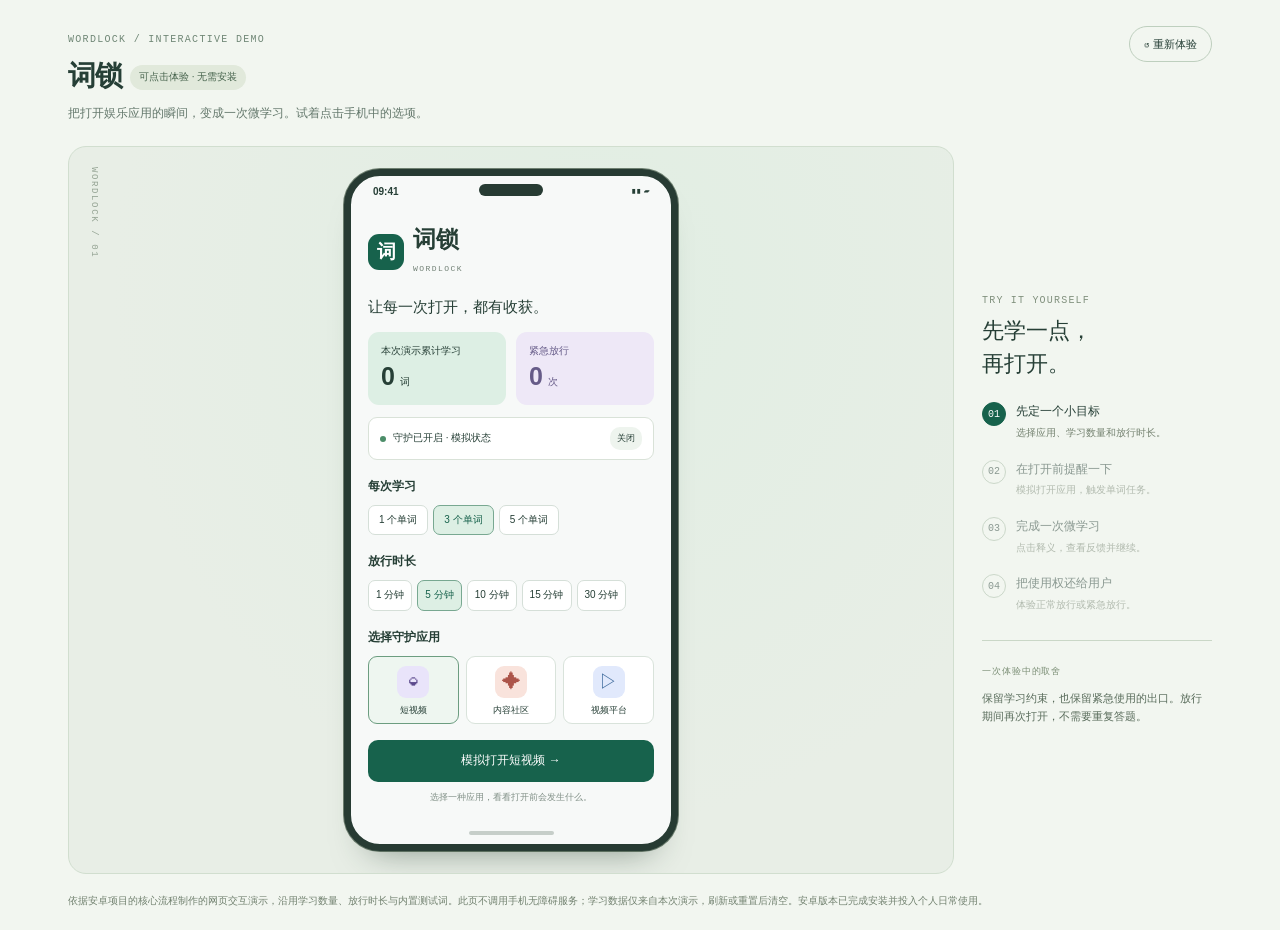
<file: demos/wordlock.html>
<!doctype html>
<html lang="zh-CN"><head><meta charset="utf-8"><meta name="viewport" content="width=device-width,initial-scale=1"><title>词锁 · 操作演示</title><link rel="stylesheet" href="demo.css"><script src="demo.js" defer></script></head><body data-demo="wordlock"><main id="demo-root"></main></body></html>
</file>
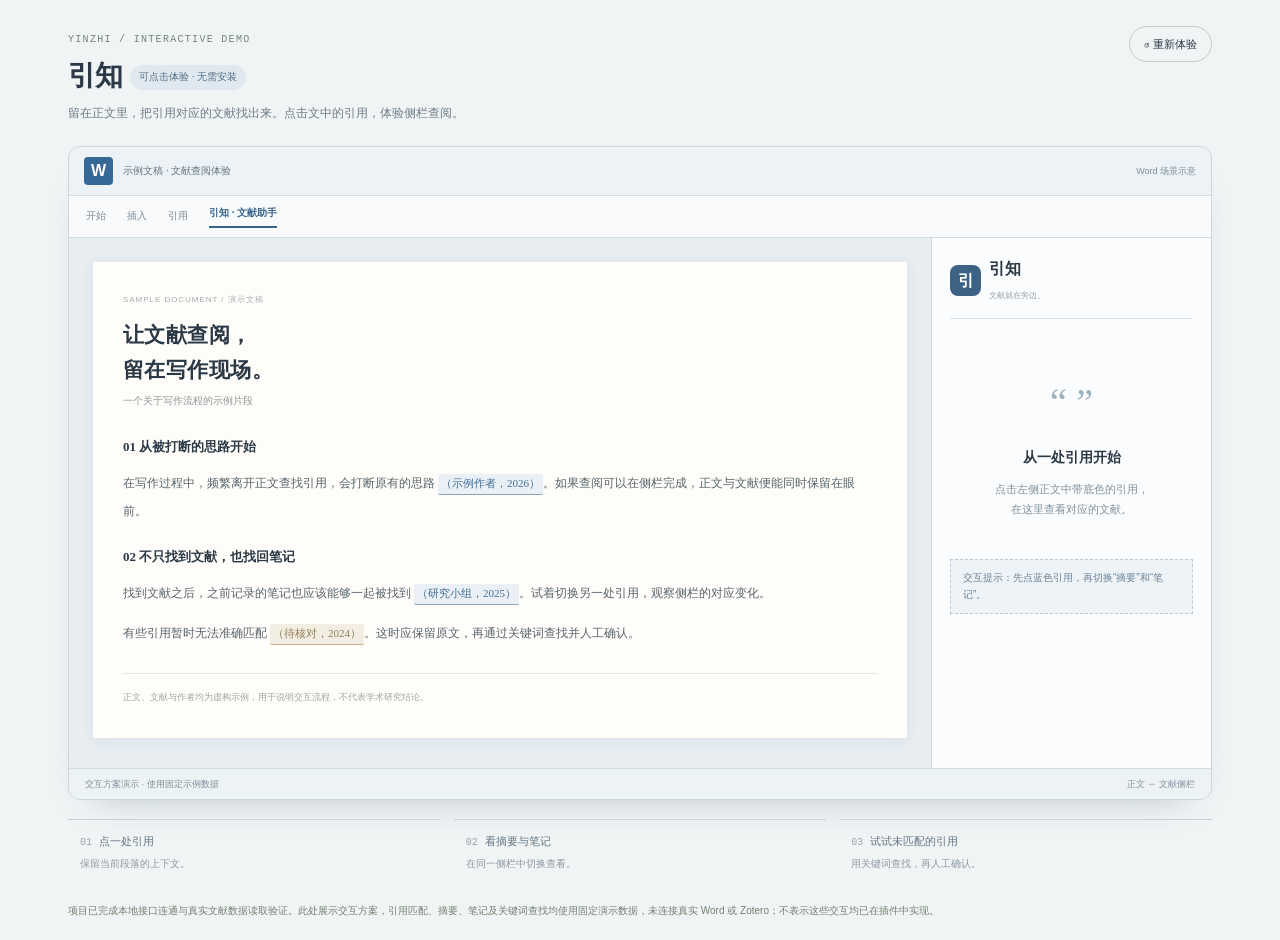
<file: demos/yinzhi.html>
<!doctype html>
<html lang="zh-CN"><head><meta charset="utf-8"><meta name="viewport" content="width=device-width,initial-scale=1"><title>引知 · 操作演示</title><link rel="stylesheet" href="demo.css"><script src="demo.js" defer></script></head><body data-demo="yinzhi"><main id="demo-root"></main></body></html>
</file>
<file: demos/demo.css>
:root{font-family:-apple-system,BlinkMacSystemFont,"PingFang SC","Microsoft YaHei",sans-serif;color:#263f36;background:#f2f6f0;font-size:14px;line-height:1.65;--green:#17624c;--soft:#ddefe4;--muted:#728176;--line:#d9e2d8}*{box-sizing:border-box}body{margin:0}button,input{font:inherit}button{cursor:pointer;color:inherit}button,a,input{outline-offset:4px}button:focus-visible,a:focus-visible,input:focus-visible{outline:3px solid #538d78}button{border:0}button:disabled{cursor:default;opacity:.48}h1,h2,h3,p{margin:0}button{transition:background .16s,transform .16s}button:not(:disabled):hover{filter:brightness(.97)}button:not(:disabled):active{transform:translateY(1px)}#demo-root{max-width:1200px;margin:auto;padding:26px 28px 20px}.demo-heading{display:flex;justify-content:space-between;align-items:flex-start;gap:20px;margin-bottom:22px}.eyebrow{font:10px/1.6 ui-monospace,monospace;letter-spacing:.13em;color:#708776}.demo-heading h1{font-size:28px;font-weight:650;letter-spacing:-1px;margin:4px 0 5px}.demo-heading p{font-size:12px;color:#64786c;max-width:630px}.reset{background:transparent;border:1px solid #becfbe;border-radius:30px;padding:8px 14px;font-size:11px;white-space:nowrap}.demo-label{font-size:10px;padding:4px 9px;border-radius:20px;background:#e1e9db;color:#46634c;display:inline-block;margin-left:8px;vertical-align:middle;font-weight:500;letter-spacing:0}.workbench{display:grid;grid-template-columns:minmax(0,1fr) 230px;gap:28px;align-items:center}.phone-stage{position:relative;display:grid;place-items:center;padding:22px;background:radial-gradient(ellipse at 60% 20%,#e1eee3 0,transparent 65%),#e8eee6;border:1px solid #d1decf;border-radius:18px;overflow:hidden}.phone-stage:before{content:"WORDLOCK / 01";position:absolute;top:20px;left:20px;writing-mode:vertical-rl;font:9px monospace;letter-spacing:.18em;color:#95a494}.phone{width:334px;max-width:100%;background:#f7f9f8;border:7px solid #273b33;border-radius:36px;box-shadow:0 24px 35px -25px #22392c85,0 0 0 1px #6f8071;overflow:hidden;position:relative}.phone-top{height:32px;display:flex;align-items:center;justify-content:space-between;padding:0 22px;font-size:10px;font-weight:600;position:relative}.phone-top:before{content:"";position:absolute;left:50%;top:8px;transform:translateX(-50%);height:12px;width:64px;background:#273b33;border-radius:20px}.phone-bottom{height:22px;display:grid;place-items:center}.phone-bottom:before{content:"";width:85px;height:4px;background:#c6cec9;border-radius:10px}.phone-screen{padding:17px;min-height:552px}.phone-screen h2{font-size:23px;line-height:1.3}.brandline{display:flex;align-items:center;gap:9px;margin-bottom:17px}.app-symbol{width:36px;height:36px;border-radius:11px;display:grid;place-items:center;background:var(--green);color:white;font-size:19px;font-weight:650}.brandline small{font:8px monospace;letter-spacing:.18em;color:var(--muted)}.tagline{font-size:15px;font-weight:550}.stats{display:grid;grid-template-columns:1fr 1fr;gap:10px;margin:12px 0}.stats>div{padding:11px 13px;background:var(--soft);border-radius:11px}.stats>div+div{background:#eee8f7;color:#665b88}.stats small{font-size:10px;display:block}.stats b{font-size:25px;line-height:1.4;margin-right:5px}.stats span{font-size:10px}.service{background:white;border:1px solid var(--line);padding:9px 11px;border-radius:9px;display:flex;align-items:center;gap:7px;font-size:10px}.service i{height:6px;width:6px;background:#4c8d69;border-radius:50%}.service button{margin-left:auto;background:#eef4ee;font-size:9px;border-radius:10px;padding:4px 7px}.setting{margin-top:17px}.setting h3{font-size:12px;margin-bottom:8px}.choice-row{display:flex;gap:5px}.choice-row button{background:#fff;border:1px solid #d5dfd8;border-radius:7px;font-size:10px;padding:6px 10px}.choice-row button.active{background:var(--soft);border-color:#78a891;color:var(--green)}.setting .choice-row.minutes button{padding-inline:7px}.app-list{display:flex;gap:7px}.app-choice{flex:1;padding:9px 3px 6px;border:1px solid #d9e3db;border-radius:9px;background:#fff;font-size:9px;display:flex;flex-direction:column;align-items:center;gap:5px}.app-choice.active{border-color:#6c9d80;background:#eef6f0}.mini-icon{font-size:19px;width:32px;height:32px;border-radius:9px;display:grid;place-items:center;background:#e9e4fa;color:#5c4a8d}.app-choice:nth-child(2) .mini-icon{background:#f9e3dc;color:#ac5449}.app-choice:nth-child(3) .mini-icon{background:#e1e9fc;color:#426d9e}.primary{display:block;width:100%;padding:11px 12px;border-radius:10px;color:white;background:var(--green);font-size:12px;font-weight:550;margin-top:16px}.screen-foot{font-size:9px;text-align:center;color:#819087;margin-top:8px;line-height:1.65}.guide-panel{align-self:stretch;display:flex;flex-direction:column;justify-content:center}.guide-kicker{font:10px monospace;letter-spacing:.12em;color:#80907d}.guide-panel h2{font-size:22px;line-height:1.5;margin:8px 0 22px;font-family:"Songti SC",serif;font-weight:500}.steps{list-style:none;margin:0;padding:0;display:grid;gap:18px}.steps li{display:flex;gap:10px;opacity:.5}.steps li.active,.steps li.done{opacity:1}.steps li>span{display:grid;place-items:center;flex:0 0 24px;height:24px;border:1px solid #a6bba5;border-radius:50%;font:10px monospace}.steps li.active>span{background:var(--green);color:#fff;border-color:var(--green)}.steps b{font-size:12px;display:block;font-weight:550}.steps p{font-size:10px;color:#748270;margin-top:3px}.decision{margin-top:27px;border-top:1px solid #cad7c7;padding-top:17px}.decision small{font:9px monospace;letter-spacing:.1em;color:#7b8e75}.decision p{font-size:11px;margin-top:7px;color:#596c5b}.demo-disclosure{font-size:10px;color:#71816f;margin-top:17px;line-height:1.9}.quiz-head{display:flex;align-items:center;justify-content:space-between}.quiz-head b{font-size:16px}.text-btn{padding:5px 0;background:none;font-size:10px;color:#6a7780}.quiz-progress{display:flex;justify-content:space-between;font-size:10px;color:#7a877e;margin-top:20px}.progress-track{height:4px;background:#e1e9e3;border-radius:5px;margin:8px 0 27px;overflow:hidden}.progress-track span{display:block;height:100%;background:#49856d;transition:width .25s}.word-label{font-size:10px;color:var(--muted)}.word-title{font-size:33px;font-weight:650;color:#203c30;line-height:1.4;margin-top:7px}.phonetic{font-size:12px;color:#7b8980;margin-bottom:22px}.answers{display:grid;gap:9px}.answer{padding:12px 11px;display:flex;gap:10px;background:white;border:1px solid #d4dfd7;border-radius:10px;text-align:left;font-size:12px}.answer span{color:#8a968e;font-size:10px;padding-top:2px}.answer:disabled{opacity:1}.answer.correct{background:#e0efe5;border-color:#6a9e7a}.answer.wrong{background:#fae6e3;border-color:#c99588}.feedback{padding:12px;background:#eaf2ec;border-radius:9px;margin-top:13px}.feedback b{display:block;font-size:12px}.feedback p{font-size:10px;line-height:1.8;margin-top:4px}.feedback.wrong{background:#faeeea}.phone-screen.target-view{display:flex;flex-direction:column;align-items:center;text-align:center;padding-top:36px}.success-ring{width:73px;height:73px;display:grid;place-items:center;border:1px solid #a6c5ad;border-radius:50%;font-size:28px;background:#e8f1e8;box-shadow:0 0 0 11px #edf4ed;margin:14px 0 26px}.target-view h2{font-size:24px}.target-view>p{font-size:11px;color:#738176;margin-top:9px}.target-tile{width:100%;background:white;border:1px solid var(--line);border-radius:14px;padding:19px;margin-top:25px}.target-tile .mini-icon{margin:0 auto 10px}.target-tile h3{font-size:14px}.target-tile p{font-size:10px;color:var(--muted);margin-top:7px}.remaining{margin-top:20px;font-size:11px;color:#63796b}.secondary{width:100%;border:1px solid #becfbe;background:none;border-radius:10px;font-size:11px;padding:9px;margin-top:8px}.target-view .screen-foot{margin-top:16px}.demo-message{font-size:10px;color:#17624c;min-height:18px;text-align:center;padding-top:8px}.empty-service{padding:30px 5px;text-align:center}.empty-service p{margin-top:15px;font-size:12px;color:#6a7d6e}.empty-service .success-ring{margin-inline:auto}
/* A document and reference panel, with deliberately fictional sample data. */
body[data-demo="yinzhi"]{background:#f1f4f5;color:#2b3947}body[data-demo="yinzhi"] .demo-label{background:#e0e9ef;color:#526d85}body[data-demo="yinzhi"] .demo-heading p{color:#6c7c87}.document-window{border:1px solid #cad5de;border-radius:12px;overflow:hidden;background:#e7edf1;box-shadow:0 18px 40px -30px #203b5b77}.document-titlebar{display:flex;align-items:center;gap:10px;background:#edf2f6;border-bottom:1px solid #d3dde5;padding:10px 15px;font-size:10px;color:#647783}.doc-icon{font-size:16px;font-weight:650;background:#376997;color:white;padding:1px 7px;border-radius:4px}.document-titlebar small{margin-left:auto;color:#7a8f9c;font-size:9px}.document-toolbar{background:#f8fafc;display:flex;gap:21px;padding:9px 17px;font-size:10px;color:#7d8b96;align-items:center;border-bottom:1px solid #d2dce3}.document-toolbar b{color:#38638c;border-bottom:2px solid #38638c;padding-bottom:4px}.document-body{display:grid;grid-template-columns:minmax(0,1fr) 280px;min-height:500px}.manuscript-wrap{padding:24px 24px 30px;min-width:0}.manuscript{padding:32px 30px;background:#fffdf9;min-height:470px;box-shadow:0 3px 12px #52677a14;font-family:"Songti SC","SimSun",serif}.manuscript .doc-small{font:8px sans-serif;color:#a2acb0;letter-spacing:.12em}.manuscript h2{font-size:21px;line-height:1.65;margin:13px 0 6px;letter-spacing:.02em;font-weight:600}.doc-subtitle{font-size:10px;color:#8e969a;margin-bottom:26px}.manuscript h3{font-size:13px;margin:20px 0 10px}.manuscript p{font-size:12px;line-height:2.35;color:#57646c;margin-top:12px}.citation{display:inline;background:#eaf0f5;border-bottom:1px solid #89a3b9;padding:0 3px;font:inherit;font-size:11px;color:#416e95;border-radius:2px;line-height:1.8}.citation.selected{background:#d0e7f3;border-color:#356989;box-shadow:0 0 0 2px #e1edf4}.citation.missing{background:#f3eee4;color:#907c54;border-color:#c1af85}.doc-line{height:1px;margin:26px 0 15px;background:#e4e5df}.manuscript .doc-foot{font:9px/1.8 sans-serif;color:#9ca5a4}.reference-panel{background:#fafcfd;border-left:1px solid #ccd7e0;padding:18px;min-width:0;scroll-margin:16px}.reference-head{display:flex;align-items:center;gap:8px;border-bottom:1px solid #dce4e9;padding-bottom:13px}.reference-head .app-symbol{background:#3d6284;width:31px;height:31px;font-size:16px;border-radius:8px}.reference-head h2{font-size:16px}.reference-head small{font-size:8px;color:#93a0ab}.ref-placeholder{text-align:center;padding:55px 5px 15px}.ref-placeholder>span{font:38px/1.5 Georgia,serif;color:#9bb1bf}.ref-placeholder h3{font-size:14px;margin-top:15px}.ref-placeholder p{font-size:11px;color:#81909c;line-height:1.9;margin-top:9px}.ref-prompt{padding:10px 12px;background:#eef3f7;border:1px dashed #bdcbd7;font-size:10px;color:#6c8295;margin-top:24px}.match-label{font-size:9px;color:#648472;margin:18px 0 12px;display:flex;gap:6px;align-items:center}.match-label:before{content:"";width:5px;height:5px;background:#7d9a85;border-radius:50%}.ref-title{font-size:17px;line-height:1.7}.ref-author{font-size:10px;color:#8c9ba5;margin:9px 0 15px}.ref-context{padding:10px 12px;background:#eaf0f5;border-left:2px solid #a2bacc;font-size:10px;color:#647f91;line-height:1.9;margin-bottom:16px}.ref-context b{display:block;font-size:9px;margin-bottom:4px;font-weight:550}.ref-tabs{display:flex;gap:19px;border-bottom:1px solid #d8e1e8;margin-bottom:14px}.ref-tabs button{background:none;font-size:11px;padding:8px 0;color:#83939e;border-bottom:2px solid transparent}.ref-tabs button.active{color:#3b678b;border-color:#3b678b}.ref-copy{font-size:11px;line-height:2;color:#637686;min-height:105px}.ref-copy .note-card{padding:12px;border-radius:6px;background:#f4efdf;color:#847446}.ref-tags{display:flex;gap:5px;flex-wrap:wrap;margin:15px 0}.ref-tags span{font-size:9px;background:#edf2f5;padding:3px 7px;color:#6f8391;border-radius:4px}.ref-local{font-size:9px;color:#99a5ac;border-top:1px solid #e2e9ed;padding-top:12px}.ref-search{display:flex;gap:6px;margin-top:19px}.ref-search input{width:100%;min-width:0;padding:8px;border:1px solid #c8d5df;background:#fff;border-radius:5px;font-size:10px}.ref-search button{background:#416b8d;color:#fff;border-radius:5px;padding:7px 10px;font-size:10px}.ref-search-result{display:block;text-align:left;width:100%;background:white;border:1px solid #cbd8e1;border-radius:6px;margin-top:12px;padding:12px;font-size:11px;color:#48677e}.ref-search-result small{display:block;font-size:9px;margin-top:4px;color:#8799a4}.doc-status{display:flex;justify-content:space-between;gap:10px;padding:8px 16px;background:#edf2f5;color:#82909b;font-size:9px;border-top:1px solid #d3dde3}.doc-guide{margin-top:19px;display:grid;grid-template-columns:repeat(3,minmax(0,1fr));gap:13px}.doc-guide>div{font-size:11px;padding:12px;border-top:1px solid #c8d4dc;color:#617583}.doc-guide span{font:10px monospace;margin-right:7px;color:#95a4af}.doc-guide p{font-size:10px;color:#8b99a2;margin-top:5px}.match-loading{padding:50px 0;text-align:center;font-size:12px;color:#748b9c}.match-loading:before{content:"";display:block;width:24px;height:24px;border:2px solid #dbe5ec;border-top-color:#7292aa;border-radius:50%;margin:0 auto 15px;animation:spin .7s linear infinite}@keyframes spin{to{transform:rotate(360deg)}}@media(max-width:700px){#demo-root{padding:18px 16px}.demo-heading{gap:10px}.demo-heading h1{font-size:23px}.demo-heading p{font-size:11px}.reset{font-size:10px;padding:7px 10px}.demo-label{display:block;margin:7px 0 0;width:fit-content;font-size:9px}.workbench{grid-template-columns:1fr;gap:21px}.phone-stage{padding:20px 9px}.phone-stage:before{display:none}.phone{width:326px}.guide-panel h2{font-size:19px;margin:5px 0 15px}.steps{grid-template-columns:repeat(2,minmax(0,1fr));gap:13px}.steps li{gap:7px}.steps p{font-size:9px}.decision{margin-top:18px;padding-top:13px}.document-body{grid-template-columns:1fr}.manuscript-wrap{padding:15px}.manuscript{min-height:0;padding:23px 20px}.manuscript h2{font-size:22px}.manuscript p{font-size:13px}.reference-panel{border-left:0;border-top:1px solid #ccd7e0;min-height:270px}.ref-placeholder{padding:22px 5px}.ref-placeholder>span{font-size:25px}.ref-prompt{margin-top:15px}.document-titlebar small{display:none}.document-toolbar{gap:15px;flex-wrap:wrap}.doc-guide{gap:9px}.doc-guide>div{font-size:10px;padding:8px 0}.doc-guide p{font-size:9px}.doc-status{font-size:8px}.phone-screen{padding:15px;min-height:550px}}
@media(prefers-reduced-motion:reduce){*,*:before,*:after{animation:none!important;transition:none!important;scroll-behavior:auto!important}}
</file>
